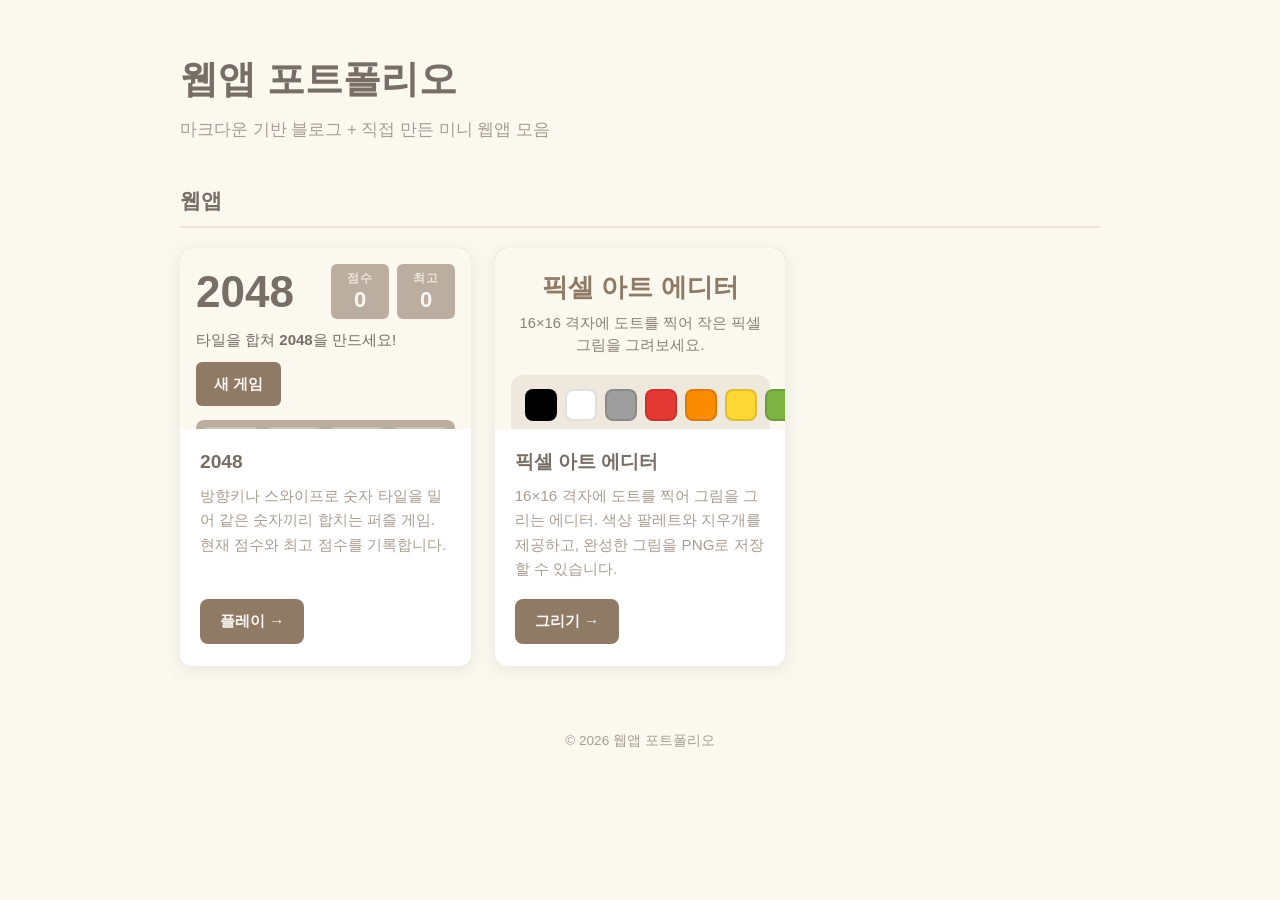
<file: index.html>
<!DOCTYPE html>
<html lang="ko">
<head>
  <meta charset="UTF-8" />
  <meta name="viewport" content="width=device-width, initial-scale=1.0" />
  <title>웹앱 포트폴리오</title>
  <style>
    :root {
      --bg: #faf8ef;
      --text: #776e65;
      --muted: #a89e92;
      --card-bg: #ffffff;
      --accent: #8f7a66;
    }
    * { box-sizing: border-box; }
    body {
      margin: 0;
      font-family: -apple-system, BlinkMacSystemFont, "Segoe UI", "Helvetica Neue", Arial, "Apple SD Gothic Neo", "Malgun Gothic", sans-serif;
      background: var(--bg);
      color: var(--text);
      line-height: 1.6;
    }
    .container {
      max-width: 960px;
      margin: 0 auto;
      padding: 48px 20px 80px;
    }
    header h1 {
      font-size: 2.4rem;
      margin: 0 0 8px;
    }
    header p {
      color: var(--muted);
      margin: 0 0 40px;
      font-size: 1.05rem;
    }
    .section-title {
      font-size: 1.3rem;
      margin: 0 0 20px;
      padding-bottom: 8px;
      border-bottom: 2px solid #eee4da;
    }
    .cards {
      display: grid;
      grid-template-columns: repeat(auto-fill, minmax(280px, 1fr));
      gap: 24px;
    }
    .card {
      background: var(--card-bg);
      border-radius: 12px;
      overflow: hidden;
      box-shadow: 0 4px 16px rgba(119, 110, 101, 0.12);
      display: flex;
      flex-direction: column;
      transition: transform 0.18s ease, box-shadow 0.18s ease;
    }
    .card:hover {
      transform: translateY(-4px);
      box-shadow: 0 8px 24px rgba(119, 110, 101, 0.2);
    }
    .card-preview {
      position: relative;
      width: 100%;
      aspect-ratio: 16 / 10;
      background: #bbada0;
      overflow: hidden;
    }
    .card-preview iframe {
      position: absolute;
      top: 0;
      left: 0;
      width: 100%;
      height: 100%;
      border: 0;
      pointer-events: none;
    }
    .card-body {
      padding: 18px 20px 22px;
      display: flex;
      flex-direction: column;
      flex: 1;
    }
    .card-body h3 {
      margin: 0 0 6px;
      font-size: 1.2rem;
    }
    .card-body p {
      margin: 0 0 18px;
      color: var(--muted);
      font-size: 0.95rem;
      flex: 1;
    }
    .card-body a.play {
      align-self: flex-start;
      background: var(--accent);
      color: #f9f6f2;
      text-decoration: none;
      padding: 10px 20px;
      border-radius: 8px;
      font-weight: 700;
      font-size: 0.95rem;
    }
    .card-body a.play:hover { background: #9f8b77; }
    footer {
      margin-top: 64px;
      color: var(--muted);
      font-size: 0.85rem;
      text-align: center;
    }
  </style>
</head>
<body>
  <div class="container">
    <header>
      <h1>웹앱 포트폴리오</h1>
      <p>마크다운 기반 블로그 + 직접 만든 미니 웹앱 모음</p>
    </header>

    <main>
      <h2 class="section-title">웹앱</h2>
      <div class="cards">

        <!-- 2048 -->
        <article class="card">
          <div class="card-preview">
            <iframe src="apps/2048/index.html" title="2048 게임 미리보기" scrolling="no" tabindex="-1"></iframe>
          </div>
          <div class="card-body">
            <h3>2048</h3>
            <p>방향키나 스와이프로 숫자 타일을 밀어 같은 숫자끼리 합치는 퍼즐 게임. 현재 점수와 최고 점수를 기록합니다.</p>
            <a class="play" href="apps/2048/index.html">플레이 &rarr;</a>
          </div>
        </article>

        <!-- 픽셀 아트 에디터 -->
        <article class="card">
          <div class="card-preview">
            <iframe src="apps/pixel-art/index.html" title="픽셀 아트 에디터 미리보기" scrolling="no" tabindex="-1"></iframe>
          </div>
          <div class="card-body">
            <h3>픽셀 아트 에디터</h3>
            <p>16×16 격자에 도트를 찍어 그림을 그리는 에디터. 색상 팔레트와 지우개를 제공하고, 완성한 그림을 PNG로 저장할 수 있습니다.</p>
            <a class="play" href="apps/pixel-art/index.html">그리기 &rarr;</a>
          </div>
        </article>

      </div>
    </main>

    <footer>
      © 2026 웹앱 포트폴리오
    </footer>
  </div>
</body>
</html>
</file>
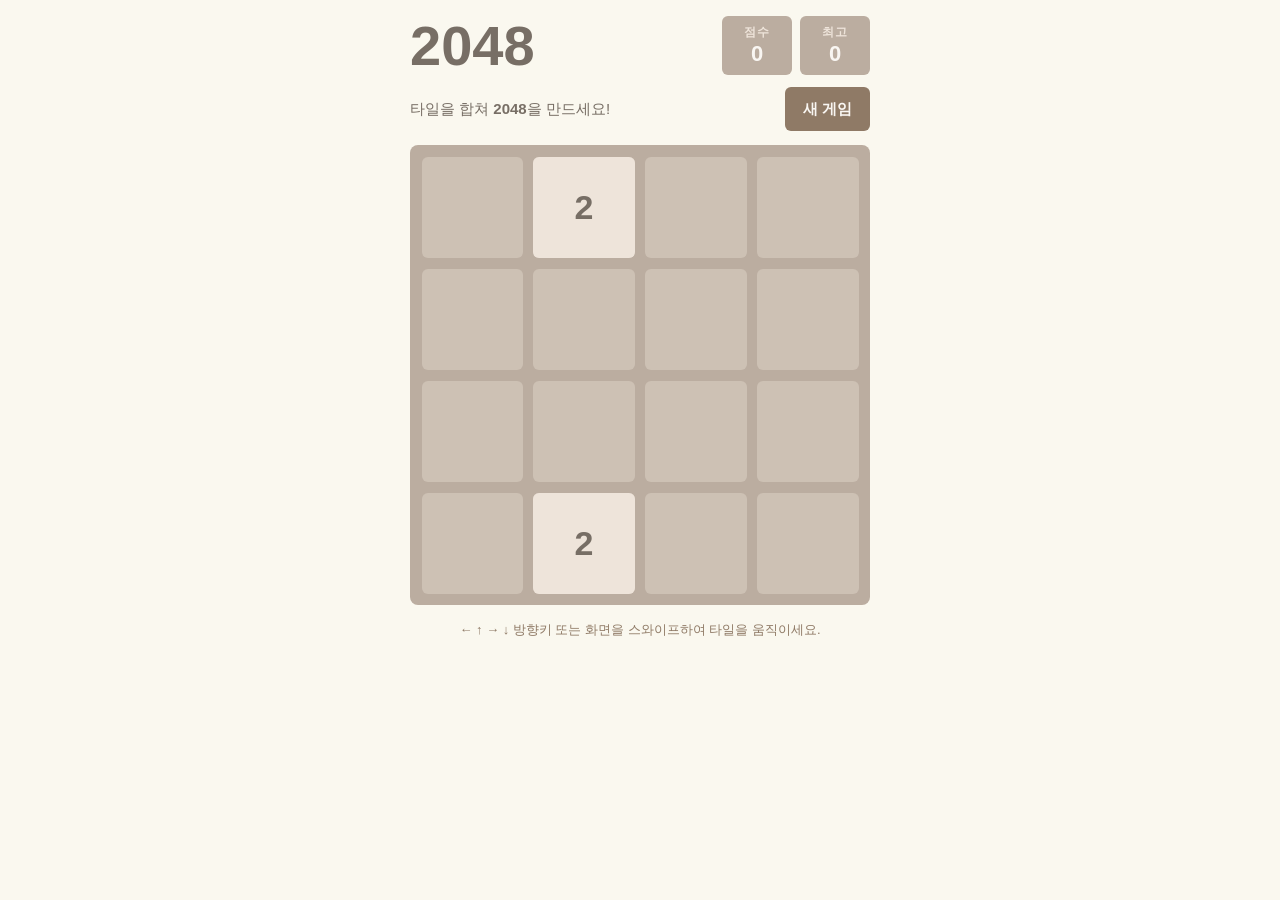
<file: apps/2048/index.html>
<!DOCTYPE html>
<html lang="ko">
<head>
  <meta charset="UTF-8" />
  <meta
    name="viewport"
    content="width=device-width, initial-scale=1, maximum-scale=1, user-scalable=no, viewport-fit=cover"
  />
  <title>2048</title>
  <link rel="stylesheet" href="style.css" />
</head>
<body>
  <main class="container">
    <header class="header">
      <h1 class="title">2048</h1>
      <div class="scores">
        <div class="score-box">
          <div class="score-label">점수</div>
          <div class="score-value" id="score" aria-live="polite">0</div>
        </div>
        <div class="score-box">
          <div class="score-label">최고</div>
          <div class="score-value" id="best" aria-live="polite">0</div>
        </div>
      </div>
    </header>

    <section class="subheader">
      <p class="intro">
        타일을 합쳐 <strong>2048</strong>을 만드세요!
      </p>
      <button type="button" class="btn-new" id="new-game">새 게임</button>
    </section>

    <div class="board-wrap">
      <div class="grid" id="grid" aria-hidden="true">
        <!-- 16 background cells -->
        <div class="cell"></div><div class="cell"></div><div class="cell"></div><div class="cell"></div>
        <div class="cell"></div><div class="cell"></div><div class="cell"></div><div class="cell"></div>
        <div class="cell"></div><div class="cell"></div><div class="cell"></div><div class="cell"></div>
        <div class="cell"></div><div class="cell"></div><div class="cell"></div><div class="cell"></div>
      </div>

      <div class="tiles" id="tiles" role="grid" aria-label="2048 보드"></div>

      <div class="overlay" id="overlay" hidden>
        <div class="overlay-content">
          <p class="overlay-message" id="overlay-message"></p>
          <div class="overlay-buttons">
            <button type="button" class="btn-keep" id="keep-going" hidden>계속하기</button>
            <button type="button" class="btn-retry" id="retry">다시 시작</button>
          </div>
        </div>
      </div>
    </div>

    <footer class="footer">
      <p>← ↑ → ↓ 방향키 또는 화면을 스와이프하여 타일을 움직이세요.</p>
    </footer>
  </main>

  <script src="script.js"></script>
</body>
</html>
</file>
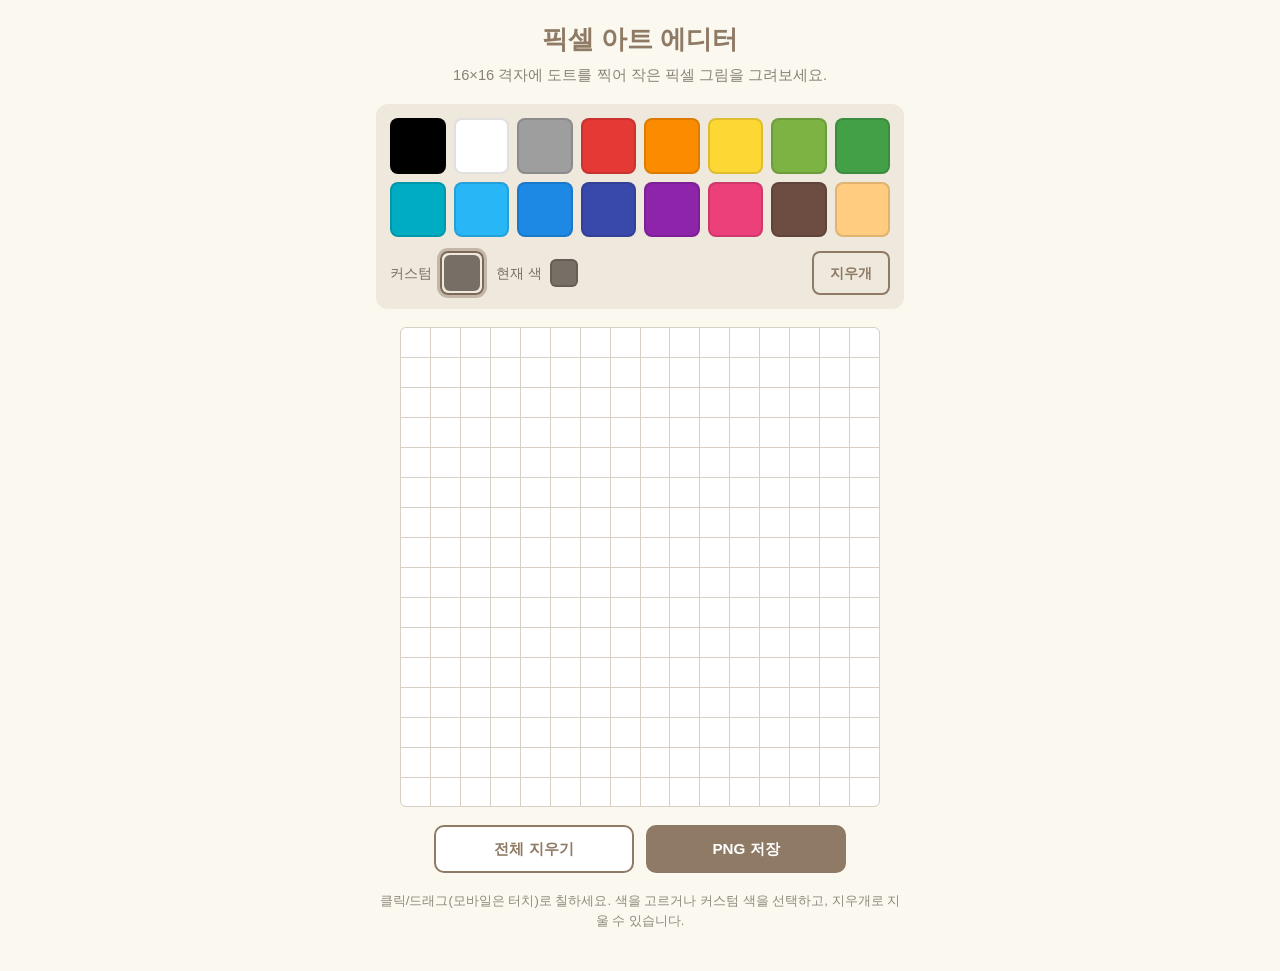
<file: apps/pixel-art/index.html>
<!DOCTYPE html>
<html lang="ko">
<head>
  <meta charset="UTF-8" />
  <meta name="viewport" content="width=device-width, initial-scale=1, maximum-scale=1, user-scalable=no" />
  <title>픽셀 아트 에디터</title>
  <link rel="stylesheet" href="style.css" />
</head>
<body>
  <main class="app">
    <header class="header">
      <h1>픽셀 아트 에디터</h1>
      <p class="subtitle">16×16 격자에 도트를 찍어 작은 픽셀 그림을 그려보세요.</p>
    </header>

    <section class="toolbar" aria-label="도구">
      <div class="palette" id="palette" aria-label="색상 팔레트"></div>

      <div class="tools">
        <label class="custom-color">
          <span>커스텀</span>
          <input type="color" id="custom-color" value="#776e65" />
        </label>

        <div class="current" aria-label="현재 선택 색">
          <span>현재 색</span>
          <span class="current-swatch" id="current-swatch"></span>
        </div>

        <button type="button" id="eraser-btn" class="tool-btn" aria-pressed="false">지우개</button>
      </div>
    </section>

    <section class="board-wrap">
      <div class="board" id="board" role="grid" aria-label="픽셀 보드"></div>
    </section>

    <section class="actions">
      <button type="button" id="clear-btn" class="action-btn">전체 지우기</button>
      <button type="button" id="save-btn" class="action-btn primary">PNG 저장</button>
    </section>

    <footer class="footer">
      <p>클릭/드래그(모바일은 터치)로 칠하세요. 색을 고르거나 커스텀 색을 선택하고, 지우개로 지울 수 있습니다.</p>
    </footer>
  </main>

  <script src="script.js"></script>
</body>
</html>
</file>
<file: apps/2048/style.css>
* {
  box-sizing: border-box;
  margin: 0;
  padding: 0;
}

:root {
  --bg: #faf8ef;
  --board-bg: #bbada0;
  --cell-bg: #cdc1b4;
  --text-dark: #776e65;
  --text-light: #f9f6f2;
  --gap: 2.5%;
}

html,
body {
  height: 100%;
}

body {
  background: var(--bg);
  color: var(--text-dark);
  font-family: "Clear Sans", "Helvetica Neue", Arial, "Apple SD Gothic Neo",
    "Malgun Gothic", sans-serif;
  display: flex;
  justify-content: center;
  align-items: flex-start;
  padding: 16px;
  -webkit-font-smoothing: antialiased;
}

.container {
  width: 100%;
  max-width: 460px;
}

/* ---------- Header ---------- */
.header {
  display: flex;
  justify-content: space-between;
  align-items: center;
  flex-wrap: wrap;
  gap: 12px;
  margin-bottom: 12px;
}

.title {
  font-size: 56px;
  font-weight: 800;
  color: var(--text-dark);
  line-height: 1;
}

.scores {
  display: flex;
  gap: 8px;
}

.score-box {
  background: var(--board-bg);
  border-radius: 6px;
  padding: 8px 16px;
  min-width: 70px;
  text-align: center;
  color: var(--text-light);
}

.score-label {
  font-size: 12px;
  font-weight: 700;
  text-transform: uppercase;
  color: #eee4da;
  letter-spacing: 0.05em;
}

.score-value {
  font-size: 22px;
  font-weight: 800;
  line-height: 1.2;
}

/* ---------- Subheader ---------- */
.subheader {
  display: flex;
  justify-content: space-between;
  align-items: center;
  flex-wrap: wrap;
  gap: 12px;
  margin-bottom: 14px;
}

.intro {
  font-size: 15px;
  color: #776e65;
}

.btn-new,
.btn-keep,
.btn-retry {
  background: #8f7a66;
  color: #f9f6f2;
  border: none;
  border-radius: 6px;
  padding: 0 18px;
  min-height: 44px;
  font-size: 15px;
  font-weight: 700;
  cursor: pointer;
  transition: background 0.15s ease;
  font-family: inherit;
}

.btn-new:hover,
.btn-keep:hover,
.btn-retry:hover {
  background: #9f8b77;
}

.btn-new:active,
.btn-keep:active,
.btn-retry:active {
  background: #7d6a58;
}

/* ---------- Board ---------- */
.board-wrap {
  position: relative;
  width: 100%;
  aspect-ratio: 1 / 1;
  background: var(--board-bg);
  border-radius: 8px;
  padding: var(--gap);
  touch-action: none;
  user-select: none;
  -webkit-user-select: none;
}

.grid,
.tiles {
  position: absolute;
  inset: var(--gap);
  display: grid;
  grid-template-columns: repeat(4, 1fr);
  grid-template-rows: repeat(4, 1fr);
  gap: var(--gap);
}

.cell {
  background: var(--cell-bg);
  border-radius: 6px;
}

.tiles {
  pointer-events: none;
}

/* ---------- Tiles ---------- */
.tile {
  display: flex;
  justify-content: center;
  align-items: center;
  background: #eee4da;
  border-radius: 6px;
  font-weight: 800;
  font-size: clamp(20px, 7.5vw, 34px);
  color: var(--text-dark);
  /* grid placement set inline via grid-row / grid-column */
  animation: pop 0.14s ease;
}

.tile.merged {
  animation: merge-pulse 0.16s ease;
  z-index: 2;
}

@keyframes pop {
  0% {
    transform: scale(0);
  }
  100% {
    transform: scale(1);
  }
}

@keyframes merge-pulse {
  0% {
    transform: scale(1);
  }
  50% {
    transform: scale(1.18);
  }
  100% {
    transform: scale(1);
  }
}

/* Tile value colors */
.tile[data-value="2"] {
  background: #eee4da;
  color: #776e65;
}
.tile[data-value="4"] {
  background: #ede0c8;
  color: #776e65;
}
.tile[data-value="8"] {
  background: #f2b179;
  color: #f9f6f2;
}
.tile[data-value="16"] {
  background: #f59563;
  color: #f9f6f2;
}
.tile[data-value="32"] {
  background: #f67c5f;
  color: #f9f6f2;
}
.tile[data-value="64"] {
  background: #f65e3b;
  color: #f9f6f2;
}
.tile[data-value="128"] {
  background: #edcf72;
  color: #f9f6f2;
  font-size: clamp(18px, 6.5vw, 30px);
}
.tile[data-value="256"] {
  background: #edcc61;
  color: #f9f6f2;
  font-size: clamp(18px, 6.5vw, 30px);
}
.tile[data-value="512"] {
  background: #edc850;
  color: #f9f6f2;
  font-size: clamp(18px, 6.5vw, 30px);
}
.tile[data-value="1024"] {
  background: #edc53f;
  color: #f9f6f2;
  font-size: clamp(15px, 5.5vw, 26px);
}
.tile[data-value="2048"] {
  background: #edc22e;
  color: #f9f6f2;
  font-size: clamp(15px, 5.5vw, 26px);
}
/* Beyond 2048 */
.tile.super {
  background: #3c3a32;
  color: #f9f6f2;
  font-size: clamp(13px, 5vw, 24px);
}

/* ---------- Overlay ---------- */
.overlay {
  position: absolute;
  inset: 0;
  display: flex;
  justify-content: center;
  align-items: center;
  background: rgba(238, 228, 218, 0.73);
  border-radius: 8px;
  z-index: 10;
  animation: fade-in 0.4s ease;
}

.overlay[hidden] {
  display: none;
}

.overlay.win {
  background: rgba(237, 194, 46, 0.5);
}

@keyframes fade-in {
  from {
    opacity: 0;
  }
  to {
    opacity: 1;
  }
}

.overlay-content {
  text-align: center;
  padding: 16px;
}

.overlay-message {
  font-size: 40px;
  font-weight: 800;
  color: #776e65;
  margin-bottom: 18px;
}

.overlay-buttons {
  display: flex;
  gap: 10px;
  justify-content: center;
  flex-wrap: wrap;
}

/* ---------- Footer ---------- */
.footer {
  margin-top: 16px;
  font-size: 13px;
  color: #8f7a66;
  text-align: center;
}

/* ---------- Responsive ---------- */
@media (max-width: 380px) {
  .title {
    font-size: 44px;
  }
  .score-box {
    min-width: 58px;
    padding: 6px 12px;
  }
}
</file>
<file: apps/pixel-art/style.css>
:root {
  --bg: #faf8ef;
  --text: #776e65;
  --accent: #8f7a66;
  --accent-dark: #7c6857;
  --cell-bg: #ffffff;
  --grid-line: #d8d0c4;
  --panel: #efe9dd;
}

* {
  box-sizing: border-box;
}

html, body {
  margin: 0;
  padding: 0;
}

body {
  background: var(--bg);
  color: var(--text);
  font-family: -apple-system, BlinkMacSystemFont, "Segoe UI", Roboto, "Helvetica Neue", Arial, "Apple SD Gothic Neo", "Noto Sans KR", sans-serif;
  -webkit-font-smoothing: antialiased;
  line-height: 1.5;
}

.app {
  max-width: 560px;
  margin: 0 auto;
  padding: 20px 16px 40px;
}

.header {
  text-align: center;
  margin-bottom: 18px;
}

.header h1 {
  font-size: 1.6rem;
  margin: 0 0 6px;
  color: var(--accent);
}

.subtitle {
  margin: 0;
  font-size: 0.92rem;
  opacity: 0.85;
}

/* Toolbar */
.toolbar {
  background: var(--panel);
  border-radius: 12px;
  padding: 14px;
  margin-bottom: 18px;
}

.palette {
  display: grid;
  grid-template-columns: repeat(8, 1fr);
  gap: 8px;
  margin-bottom: 14px;
}

.swatch {
  aspect-ratio: 1 / 1;
  min-height: 32px;
  border: 2px solid rgba(0, 0, 0, 0.12);
  border-radius: 8px;
  padding: 0;
  cursor: pointer;
  transition: transform 0.08s ease, box-shadow 0.08s ease;
}

.swatch:hover {
  transform: translateY(-1px);
}

.swatch.selected {
  border-color: var(--accent-dark);
  box-shadow: 0 0 0 3px rgba(143, 122, 102, 0.45);
}

.tools {
  display: flex;
  flex-wrap: wrap;
  align-items: center;
  gap: 12px;
}

.custom-color,
.current {
  display: flex;
  align-items: center;
  gap: 8px;
  font-size: 0.88rem;
}

.custom-color input[type="color"] {
  -webkit-appearance: none;
  appearance: none;
  width: 44px;
  height: 44px;
  border: 2px solid rgba(0, 0, 0, 0.12);
  border-radius: 8px;
  background: none;
  cursor: pointer;
  padding: 2px;
}

.custom-color.selected input[type="color"] {
  border-color: var(--accent-dark);
  box-shadow: 0 0 0 3px rgba(143, 122, 102, 0.45);
}

.custom-color input[type="color"]::-webkit-color-swatch-wrapper {
  padding: 0;
}
.custom-color input[type="color"]::-webkit-color-swatch {
  border: none;
  border-radius: 6px;
}

.current-swatch {
  display: inline-block;
  width: 28px;
  height: 28px;
  border-radius: 6px;
  border: 2px solid rgba(0, 0, 0, 0.15);
  background-color: #776e65;
}

.tool-btn {
  min-height: 44px;
  padding: 0 16px;
  border: 2px solid var(--accent);
  border-radius: 8px;
  background: transparent;
  color: var(--accent);
  font-size: 0.9rem;
  font-weight: 600;
  cursor: pointer;
  margin-left: auto;
}

.tool-btn[aria-pressed="true"] {
  background: var(--accent);
  color: #fff;
}

/* Board */
.board-wrap {
  display: flex;
  justify-content: center;
  margin-bottom: 18px;
}

.board {
  width: min(92vw, 480px);
  aspect-ratio: 1 / 1;
  display: grid;
  grid-template-columns: repeat(16, 1fr);
  grid-template-rows: repeat(16, 1fr);
  gap: 1px;
  background: var(--grid-line);
  border: 1px solid var(--grid-line);
  border-radius: 6px;
  overflow: hidden;
  touch-action: none;
  user-select: none;
  -webkit-user-select: none;
}

.px {
  background-color: var(--cell-bg);
  cursor: crosshair;
}

.px:hover {
  box-shadow: inset 0 0 0 2px rgba(143, 122, 102, 0.55);
}

/* Actions */
.actions {
  display: flex;
  gap: 12px;
  justify-content: center;
  margin-bottom: 18px;
}

.action-btn {
  flex: 1;
  max-width: 200px;
  min-height: 48px;
  border: 2px solid var(--accent);
  border-radius: 10px;
  background: #fff;
  color: var(--accent);
  font-size: 0.95rem;
  font-weight: 700;
  cursor: pointer;
}

.action-btn.primary {
  background: var(--accent);
  color: #fff;
}

.action-btn:hover {
  filter: brightness(0.97);
}

.footer {
  text-align: center;
  font-size: 0.82rem;
  opacity: 0.8;
}

.footer p {
  margin: 0;
}
</file>
